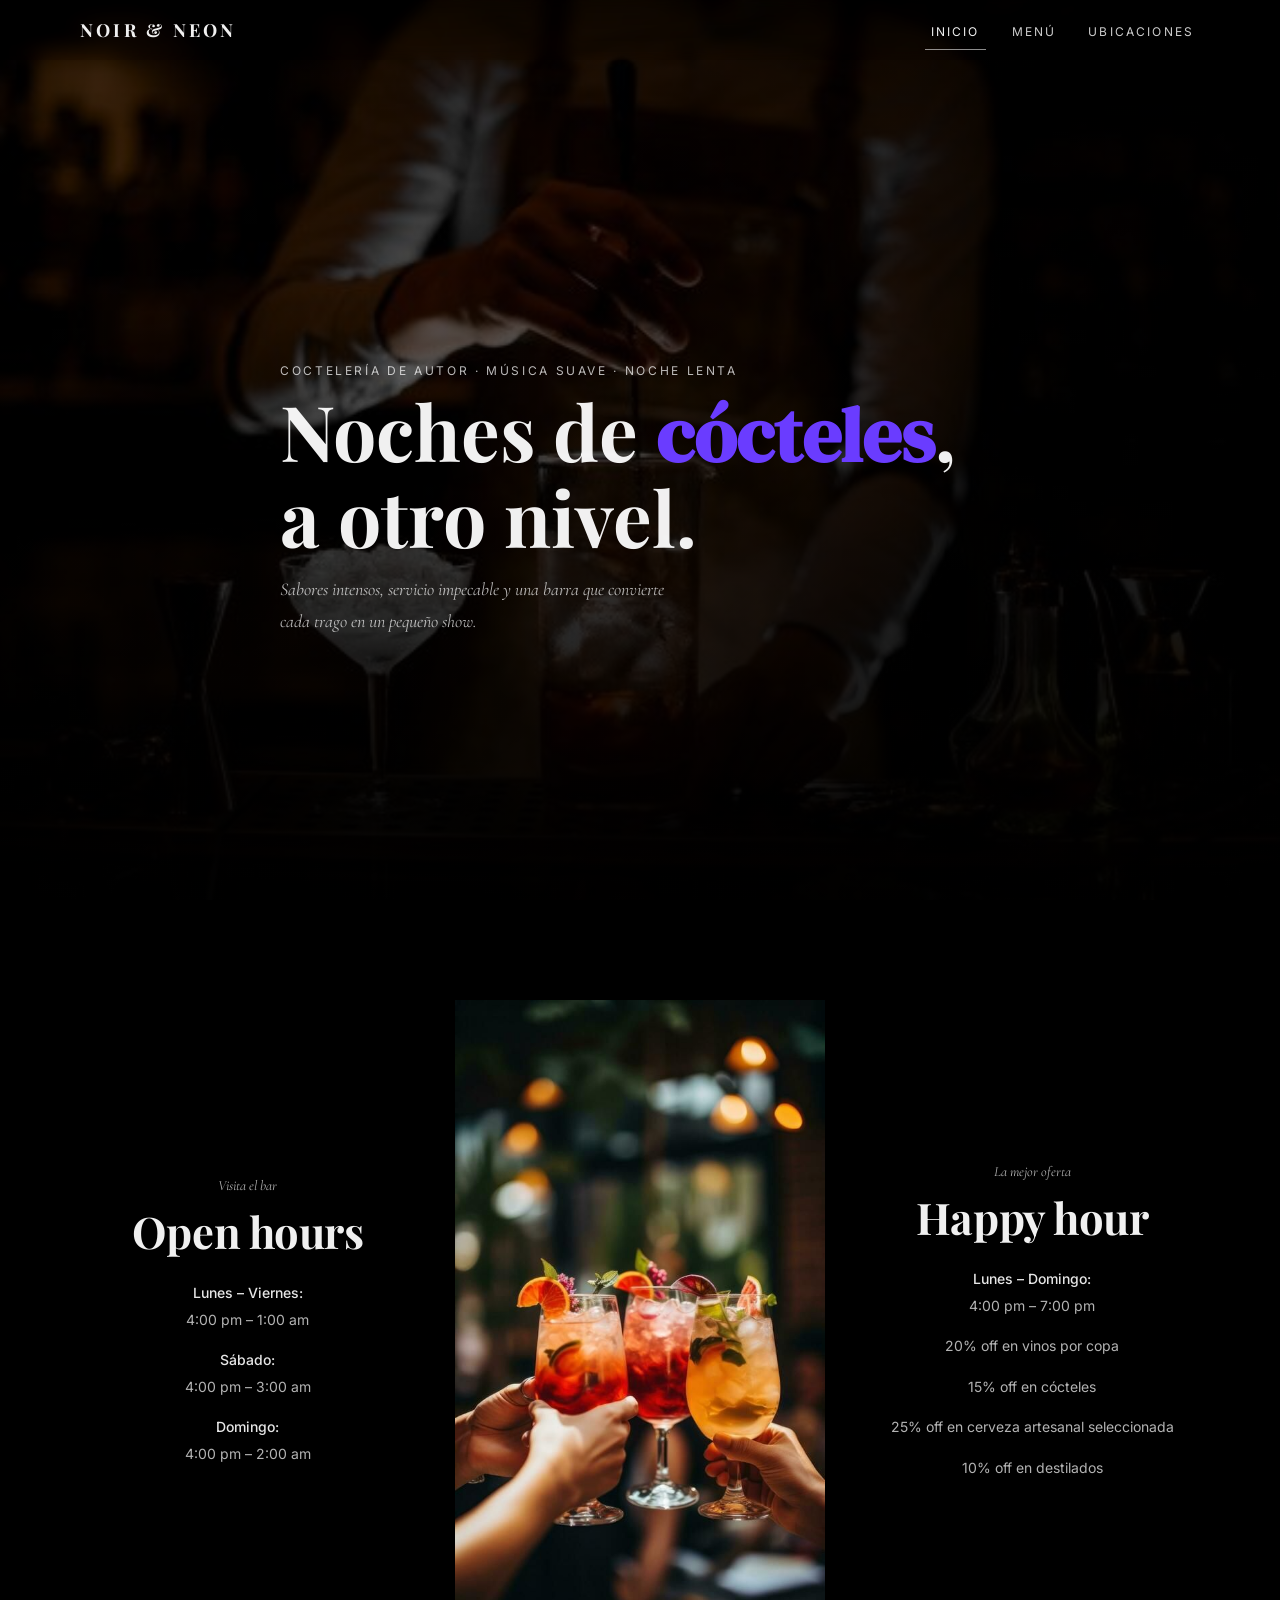
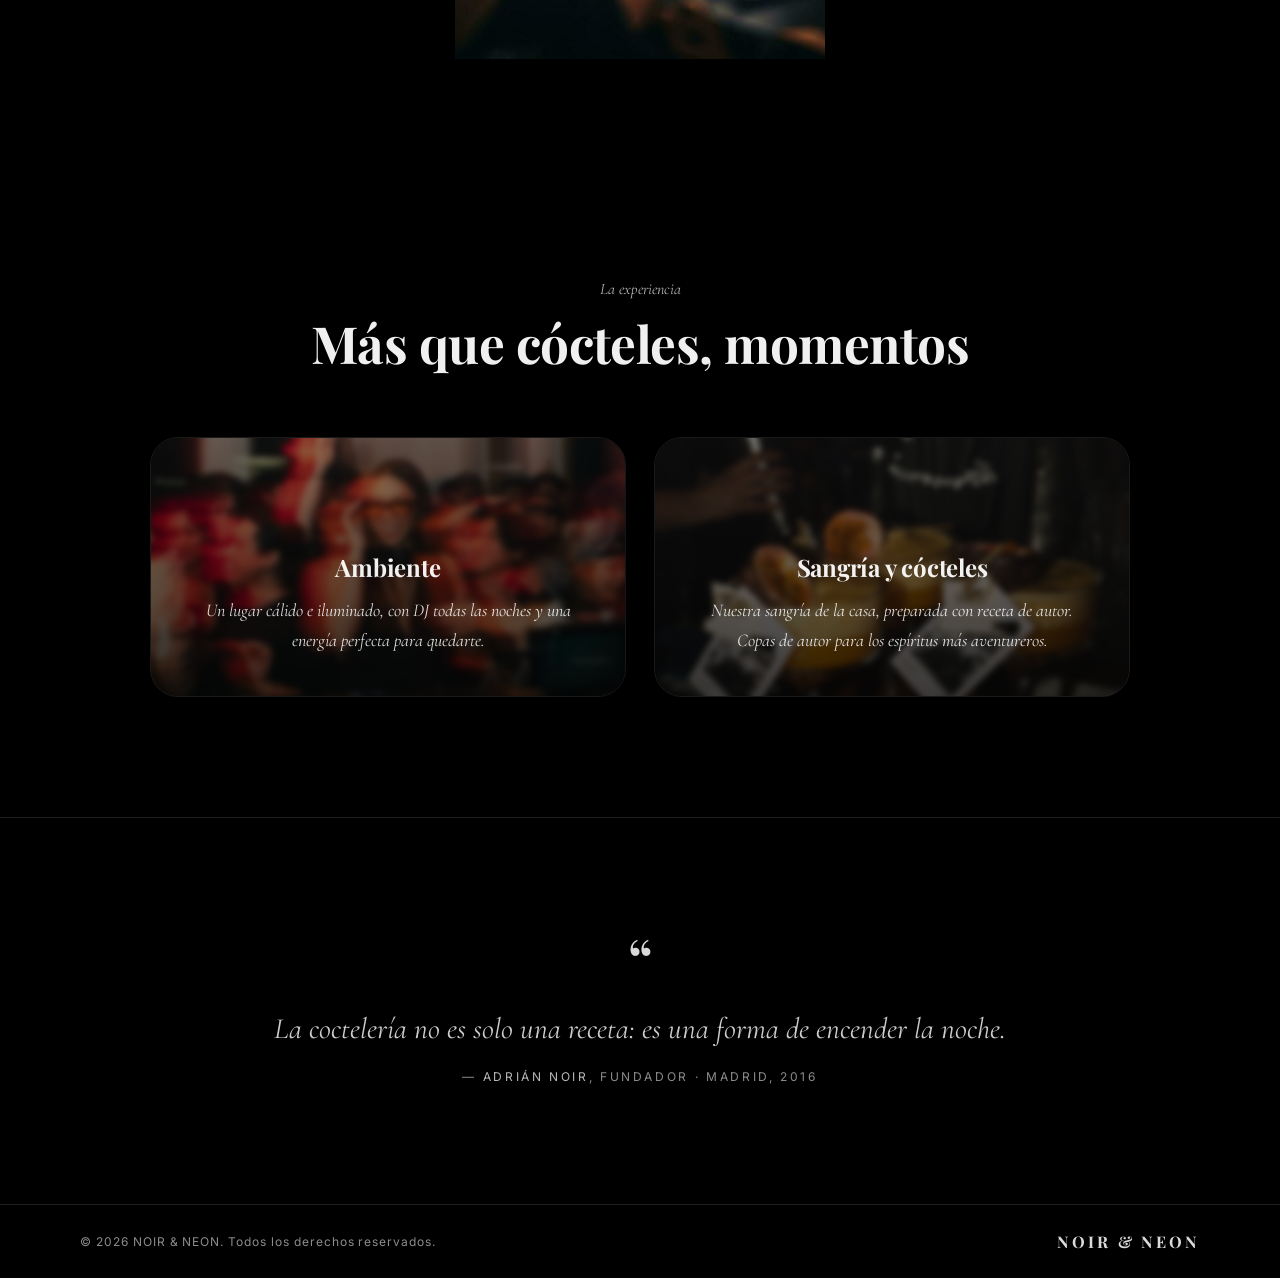
<file: index.html>
<!doctype html>
<html lang="es">
<head>
  <meta charset="utf-8" />
  <meta name="viewport" content="width=device-width,initial-scale=1" />
  <title>NOIR & NEON | Cocktail Bar</title>

  <!-- Tipos: base editorial + set para la palabra animada -->
  <link rel="preconnect" href="https://fonts.googleapis.com">
  <link rel="preconnect" href="https://fonts.gstatic.com" crossorigin>
  <link href="https://fonts.googleapis.com/css2?family=Playfair+Display:ital,wght@0,500;0,700;1,500;1,700&family=Inter:wght@300;400;500;600&family=Italiana&family=Cinzel:wght@400;600&family=DM+Serif+Display:ital@0;1&family=Bodoni+Moda:ital,wght@0,400;0,600;1,400&family=Cormorant+Garamond:ital,wght@0,400;0,600;1,400;1,600&display=swap" rel="stylesheet">

  <link rel="stylesheet" href="styles.css" />
</head>

<body>
  <!-- NAVBAR TRANSPARENTE -->
  <header class="navWrap">
    <nav class="navBar container" aria-label="Navegación principal">
      <a class="brand" href="index.html" aria-label="Inicio">
        NOIR & NEON
      </a>

      <button class="navToggle" type="button" aria-label="Abrir menú" aria-expanded="false">
        <span></span><span></span><span></span>
      </button>

      <ul class="navLinks" id="navLinks">
        <li><a class="navLink is-active" href="index.html">Inicio</a></li>
        <li><a class="navLink" href="menu.html">Menú</a></li>
        <li><a class="navLink" href="locations.html">Ubicaciones</a></li>
      </ul>
    </nav>
  </header>

  <main>
    <!-- HERO 1 -->
    <section class="hero hero--img1" aria-label="Hero principal">
      <div class="heroOverlay" aria-hidden="true"></div>

      <div class="container heroContent">
        <p class="heroKicker">Coctelería de autor · Música suave · Noche lenta</p>

        <h1 class="heroTitle heroTitle--twoLines">
          <span class="titleLine">
            Noches de <span id="cocktailsWord" class="cocktailsWord wordStyle--wine">cócteles</span>,
          </span>
          <span class="titleLine">a otro nivel.</span>
        </h1>

        <p class="heroText heroText--elegant">
          Sabores intensos, servicio impecable y una barra que convierte cada trago en un pequeño show.
        </p>
      </div>
      <div class="scrollIndicator">
  <span class="scrollText">SCROLL</span>
  <span class="scrollLine"></span>
</div>
    </section>

    <!-- HERO 2 -->
    <section class="hero2" aria-label="Horarios y happy hour">
      <div class="container hero2Grid">
        <div class="hero2Col hero2Col--left">
          <p class="hero2Mini">Visita el bar</p>
          <h2 class="hero2Title">Open hours</h2>

          <div class="hero2Text">
            <p><span class="hero2Day">Lunes – Viernes:</span><br>4:00 pm – 1:00 am</p>
            <p><span class="hero2Day">Sábado:</span><br>4:00 pm – 3:00 am</p>
            <p><span class="hero2Day">Domingo:</span><br>4:00 pm – 2:00 am</p>
          </div>
        </div>

        <div class="hero2Col hero2Col--center" aria-label="Imagen del bar">
          <div class="hero2ImageWrap">
            <img class="hero2Image" src="imgCO/2.jpg" alt="Barra de cócteles" />
          </div>
        </div>

        <div class="hero2Col hero2Col--right">
          <p class="hero2Mini">La mejor oferta</p>
          <h2 class="hero2Title">Happy hour</h2>

          <div class="hero2Text">
            <p><span class="hero2Day">Lunes – Domingo:</span><br>4:00 pm – 7:00 pm</p>
            <p>20% off en vinos por copa</p>
            <p>15% off en cócteles</p>
            <p>25% off en cerveza artesanal seleccionada</p>
            <p>10% off en destilados</p>
          </div>
        </div>
      </div>
    </section>

    <!-- HERO 3 -->
    <section class="hero3" aria-label="La experiencia">
      <div class="container hero3Inner">
        <p class="hero3Kicker">La experiencia</p>
        <h2 class="hero3Title">Más que cócteles, momentos</h2>

        <div class="hero3Cards">
          <article class="expCard">
            <h3 class="expTitle">Ambiente</h3>
            <p class="expText">
              Un lugar cálido e iluminado, con DJ todas las noches y una energía perfecta para quedarte.
            </p>
          </article>

          <article class="expCard">
            <h3 class="expTitle">Sangría y cócteles</h3>
            <p class="expText">
              Nuestra sangría de la casa, preparada con receta de autor. Copas de autor para los espíritus más aventureros.
            </p>
          </article>
        </div>
      </div>
    </section>

    <!-- HERO 4 (quote) -->
    <section class="hero4" aria-label="Cita del fundador">
      <div class="container hero4Inner">
        <div class="hero4QuoteMark" aria-hidden="true">“</div>

        <p class="hero4Quote">
          La coctelería no es solo una receta: es una forma de encender la noche.
        </p>

        <p class="hero4By">
          — <span class="hero4Name">Adrián Noir</span>, fundador · Madrid, 2016
        </p>
      </div>
    </section>
  </main>

  <!-- FOOTER -->
  <footer class="footer">
    <div class="container footerInner">
      <p class="footerCopy">© 2026 NOIR &amp; NEON. Todos los derechos reservados.</p>
      <p class="footerBrand">NOIR &amp; NEON</p>
    </div>
  </footer>

  <script src="script.js"></script>
</body>
</html>
</file>
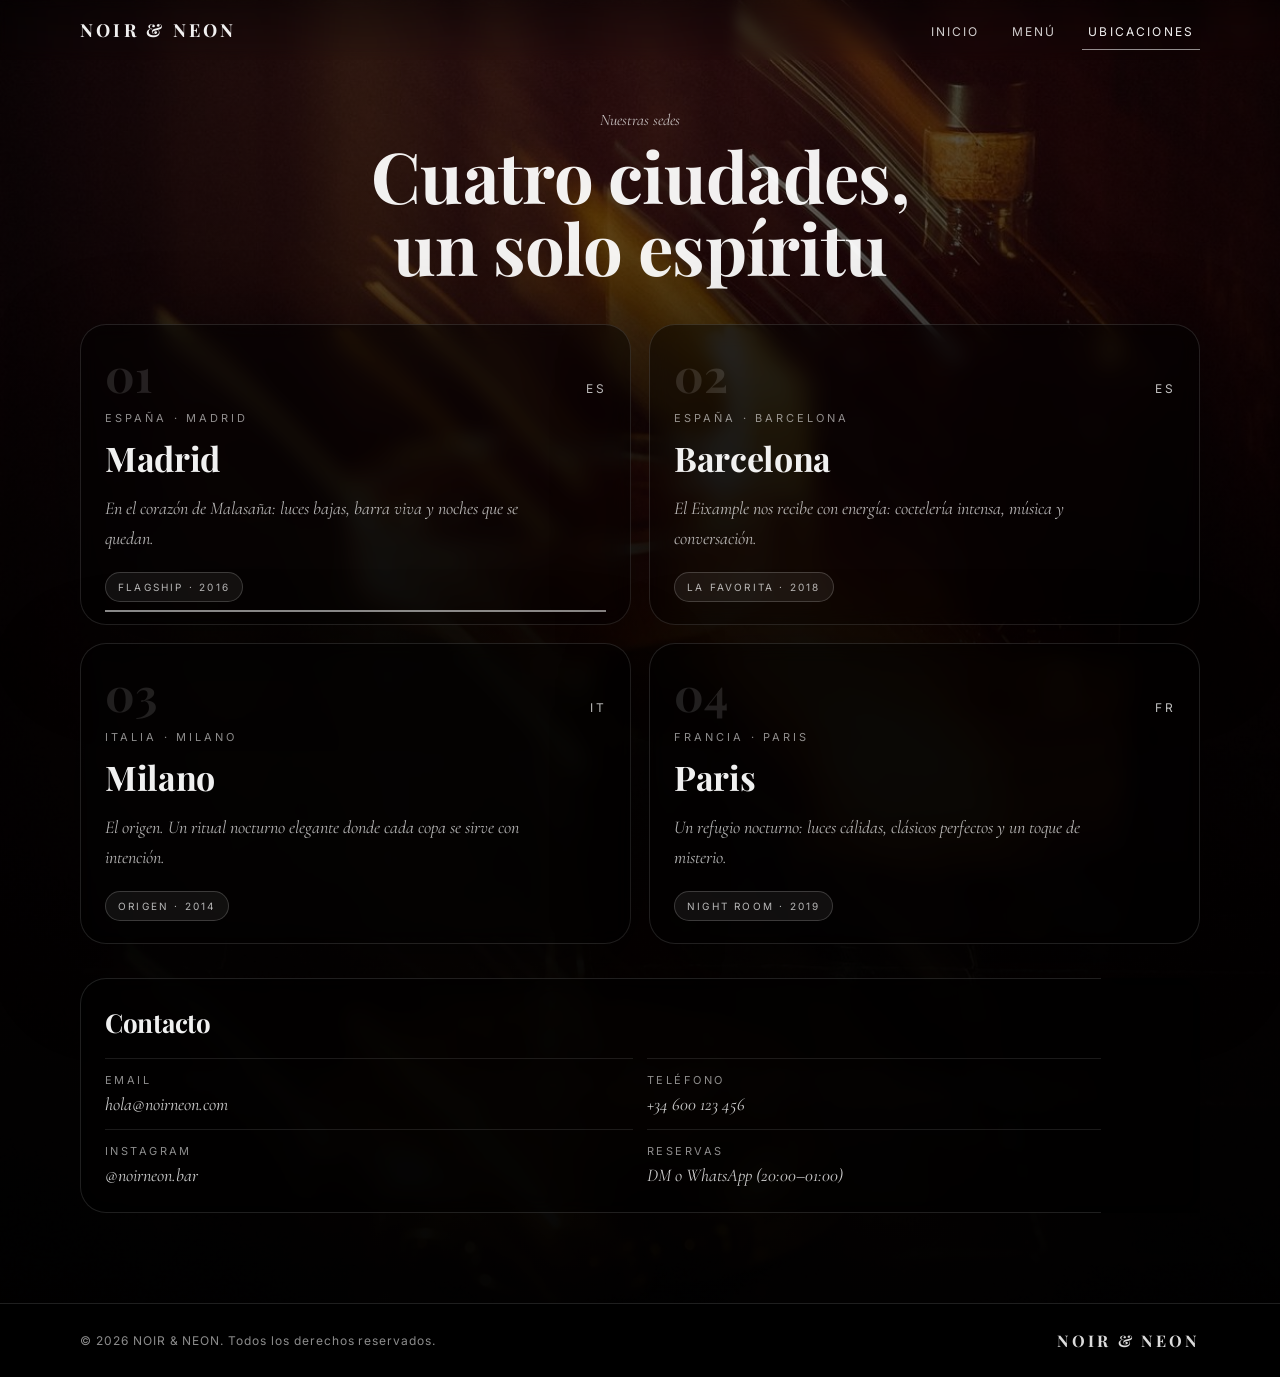
<file: locations.html>
<!doctype html>
<html lang="es">
<head>
  <meta charset="utf-8" />
  <meta name="viewport" content="width=device-width,initial-scale=1" />
  <title>Ubicaciones | NOIR & NEON</title>

  <!-- mismas tipografías -->
  <link rel="preconnect" href="https://fonts.googleapis.com">
  <link rel="preconnect" href="https://fonts.gstatic.com" crossorigin>
  <link href="https://fonts.googleapis.com/css2?family=Playfair+Display:ital,wght@0,500;0,700;1,500;1,700&family=Inter:wght@300;400;500;600&family=Italiana&family=Cinzel:wght@400;600&family=DM+Serif+Display:ital@0;1&family=Bodoni+Moda:ital,wght@0,400;0,600;1,400&family=Cormorant+Garamond:ital,wght@0,400;0,600;1,400;1,600&display=swap" rel="stylesheet">

  <link rel="stylesheet" href="styles.css" />
</head>

<body>
  <!-- NAVBAR (misma) -->
  <header class="navWrap">
    <nav class="navBar container" aria-label="Navegación principal">
      <a class="brand" href="index.html" aria-label="Inicio">NOIR & NEON</a>

      <button class="navToggle" type="button" aria-label="Abrir menú" aria-expanded="false">
        <span></span><span></span><span></span>
      </button>

      <ul class="navLinks" id="navLinks">
        <li><a class="navLink" href="index.html">Inicio</a></li>
        <li><a class="navLink" href="menu.html">Menú</a></li>
        <li><a class="navLink is-active" href="locations.html">Ubicaciones</a></li>
      </ul>
    </nav>
  </header>

  <main>
    <!-- HERO LOCATIONS -->
    <section class="locHero" aria-label="Nuestras sedes">
      <div class="locHeroOverlay" aria-hidden="true"></div>

      <div class="container locWrap">
        <header class="locHeader">
          <p class="locKicker">Nuestras sedes</p>
          <h1 class="locTitle">Cuatro ciudades,<br>un solo espíritu</h1>
        </header>

        <!-- Cards estilo referencia -->
        <section class="locCards" aria-label="Listado de sedes">
          <!-- Madrid -->
          <article class="locCard locCard--active">
            <div class="locTop">
              <span class="locNum">01</span>
              <span class="locTag">ES</span>
            </div>

            <p class="locMeta">ESPAÑA · MADRID</p>
            <h2 class="locCity">Madrid</h2>
            <p class="locDesc">
              En el corazón de Malasaña: luces bajas, barra viva y noches que se quedan.
            </p>

            <div class="locBadge">FLAGSHIP · 2016</div>
            <div class="locUnderline" aria-hidden="true"></div>
          </article>

          <!-- Barcelona -->
          <article class="locCard">
            <div class="locTop">
              <span class="locNum">02</span>
              <span class="locTag">ES</span>
            </div>

            <p class="locMeta">ESPAÑA · BARCELONA</p>
            <h2 class="locCity">Barcelona</h2>
            <p class="locDesc">
              El Eixample nos recibe con energía: coctelería intensa, música y conversación.
            </p>

            <div class="locBadge">LA FAVORITA · 2018</div>
            <div class="locUnderline" aria-hidden="true"></div>
          </article>

          <!-- Italia -->
          <article class="locCard">
            <div class="locTop">
              <span class="locNum">03</span>
              <span class="locTag">IT</span>
            </div>

            <p class="locMeta">ITALIA · MILANO</p>
            <h2 class="locCity">Milano</h2>
            <p class="locDesc">
              El origen. Un ritual nocturno elegante donde cada copa se sirve con intención.
            </p>

            <div class="locBadge">ORIGEN · 2014</div>
            <div class="locUnderline" aria-hidden="true"></div>
          </article>

          <!-- Francia -->
          <article class="locCard">
            <div class="locTop">
              <span class="locNum">04</span>
              <span class="locTag">FR</span>
            </div>

            <p class="locMeta">FRANCIA · PARIS</p>
            <h2 class="locCity">Paris</h2>
            <p class="locDesc">
              Un refugio nocturno: luces cálidas, clásicos perfectos y un toque de misterio.
            </p>

            <div class="locBadge">NIGHT ROOM · 2019</div>
            <div class="locUnderline" aria-hidden="true"></div>
          </article>
        </section>

        <!-- Contacto -->
        <section class="contactBlock" aria-label="Contacto">
          <h2 class="contactTitle">Contacto</h2>

          <div class="contactGrid">
            <div class="contactItem">
              <p class="contactLabel">Email</p>
              <p class="contactValue">hola@noirneon.com</p>
            </div>

            <div class="contactItem">
              <p class="contactLabel">Teléfono</p>
              <p class="contactValue">+34 600 123 456</p>
            </div>

            <div class="contactItem">
              <p class="contactLabel">Instagram</p>
              <p class="contactValue">@noirneon.bar</p>
            </div>

            <div class="contactItem">
              <p class="contactLabel">Reservas</p>
              <p class="contactValue">DM o WhatsApp (20:00–01:00)</p>
            </div>
          </div>
        </section>

      </div>
    </section>
  </main>

  <!-- FOOTER (mismo) -->
  <footer class="footer">
    <div class="container footerInner">
      <p class="footerCopy">© 2026 NOIR &amp; NEON. Todos los derechos reservados.</p>
      <p class="footerBrand">NOIR &amp; NEON</p>
    </div>
  </footer>

  <script src="script.js"></script>
</body>

</html>
</file>
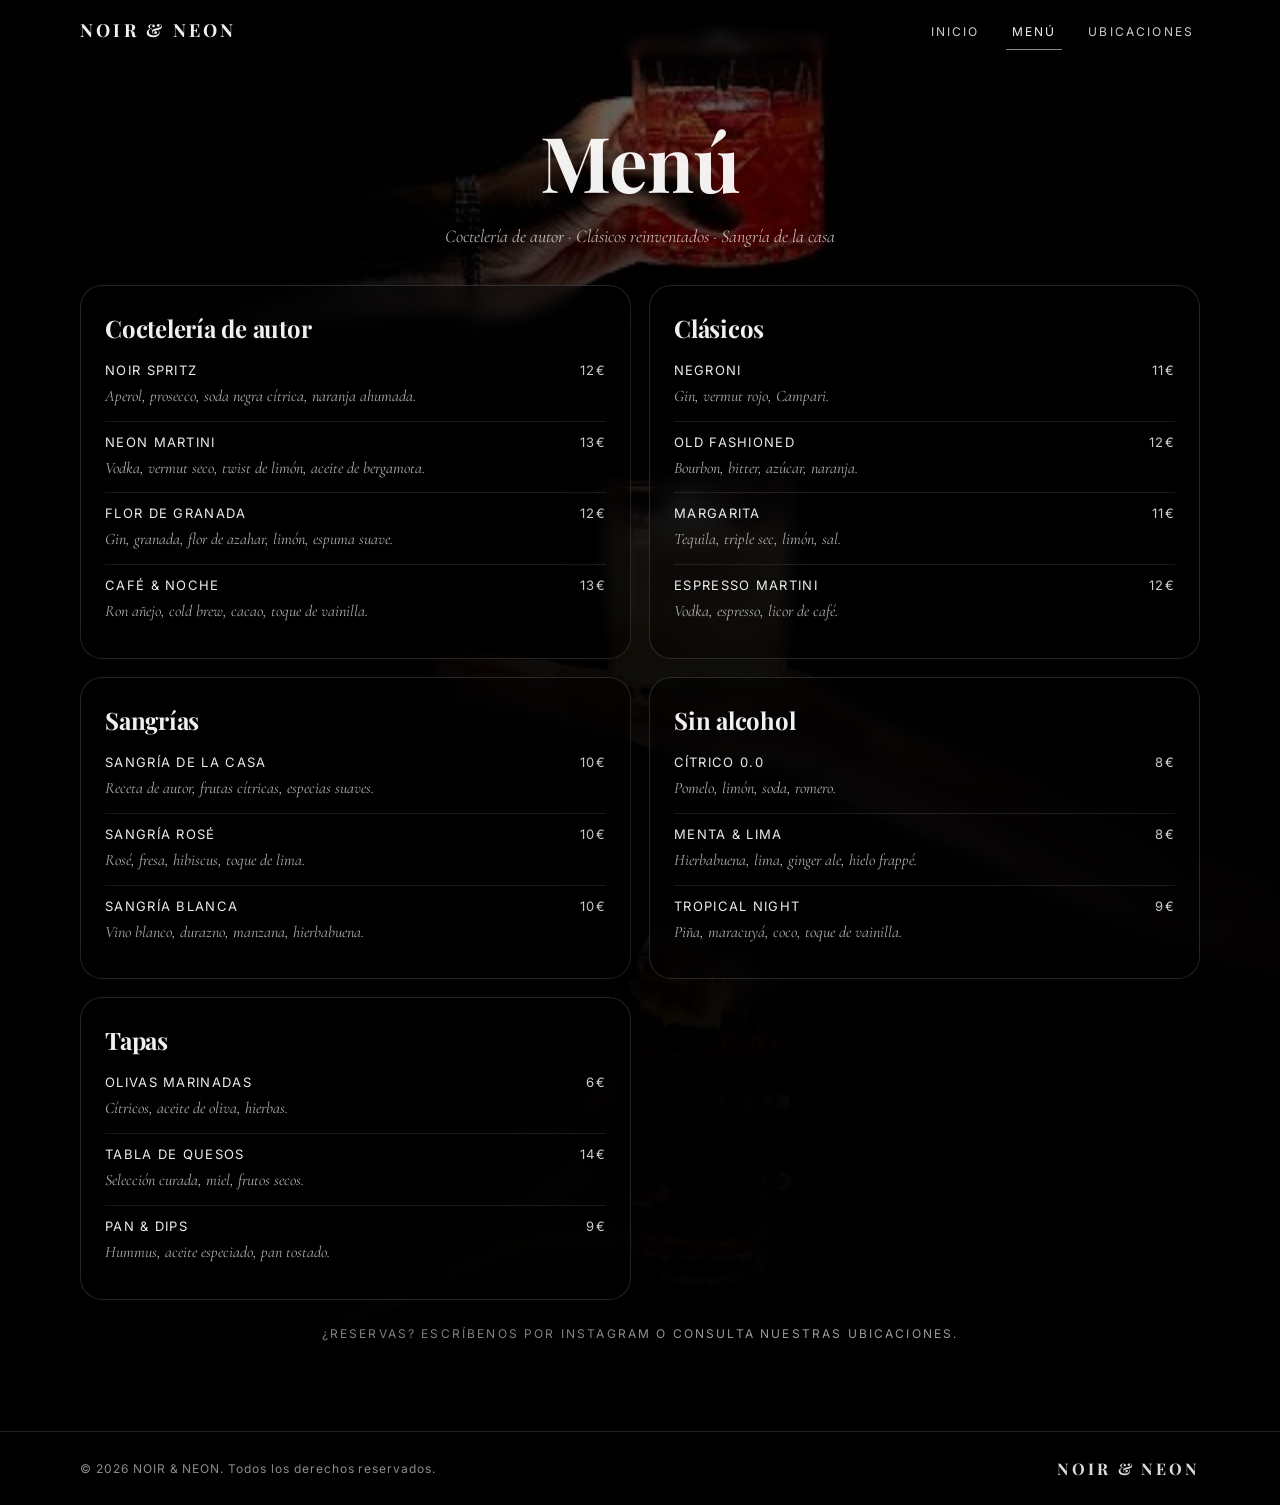
<file: menu.html>
<!doctype html>
<html lang="es">
<head>
  <meta charset="utf-8" />
  <meta name="viewport" content="width=device-width,initial-scale=1" />
  <title>Menú | NOIR & NEON</title>

  <!-- mismas tipografías -->
  <link rel="preconnect" href="https://fonts.googleapis.com">
  <link rel="preconnect" href="https://fonts.gstatic.com" crossorigin>
  <link href="https://fonts.googleapis.com/css2?family=Playfair+Display:ital,wght@0,500;0,700;1,500;1,700&family=Inter:wght@300;400;500;600&family=Italiana&family=Cinzel:wght@400;600&family=DM+Serif+Display:ital@0;1&family=Bodoni+Moda:ital,wght@0,400;0,600;1,400&family=Cormorant+Garamond:ital,wght@0,400;0,600;1,400;1,600&display=swap" rel="stylesheet">

  <link rel="stylesheet" href="styles.css" />
</head>

<body>
  <!-- NAVBAR (misma) -->
  <header class="navWrap">
    <nav class="navBar container" aria-label="Navegación principal">
      <a class="brand" href="index.html" aria-label="Inicio">
        NOIR & NEON
      </a>

      <button class="navToggle" type="button" aria-label="Abrir menú" aria-expanded="false">
        <span></span><span></span><span></span>
      </button>

      <ul class="navLinks" id="navLinks">
        <li><a class="navLink" href="index.html">Inicio</a></li>
        <li><a class="navLink is-active" href="menu.html">Menú</a></li>
        <li><a class="navLink" href="locations.html">Ubicaciones</a></li>
      </ul>
    </nav>
  </header>

  <main>
    <!-- HERO MENÚ -->
    <section class="menuHero" aria-label="Menú">
      <div class="menuHeroOverlay" aria-hidden="true"></div>

      <div class="container menuWrap">
        <header class="menuHeader">
          <h1 class="menuTitle">Menú</h1>
          <p class="menuSubtitle">Coctelería de autor · Clásicos reinventados · Sangría de la casa</p>
        </header>

        <!-- CARTA -->
        <div class="menuGrid">

          <!-- Coctelería de autor -->
          <section class="menuCard" aria-label="Coctelería de autor">
            <h2 class="menuSectionTitle">Coctelería de autor</h2>

            <div class="menuItem">
              <div class="menuItemTop">
                <span class="menuItemName">Noir Spritz</span>
                <span class="menuItemPrice">12€</span>
              </div>
              <p class="menuItemDesc">Aperol, prosecco, soda negra cítrica, naranja ahumada.</p>
            </div>

            <div class="menuItem">
              <div class="menuItemTop">
                <span class="menuItemName">Neon Martini</span>
                <span class="menuItemPrice">13€</span>
              </div>
              <p class="menuItemDesc">Vodka, vermut seco, twist de limón, aceite de bergamota.</p>
            </div>

            <div class="menuItem">
              <div class="menuItemTop">
                <span class="menuItemName">Flor de Granada</span>
                <span class="menuItemPrice">12€</span>
              </div>
              <p class="menuItemDesc">Gin, granada, flor de azahar, limón, espuma suave.</p>
            </div>

            <div class="menuItem">
              <div class="menuItemTop">
                <span class="menuItemName">Café & Noche</span>
                <span class="menuItemPrice">13€</span>
              </div>
              <p class="menuItemDesc">Ron añejo, cold brew, cacao, toque de vainilla.</p>
            </div>
          </section>

          <!-- Clásicos -->
          <section class="menuCard" aria-label="Clásicos">
            <h2 class="menuSectionTitle">Clásicos</h2>

            <div class="menuItem">
              <div class="menuItemTop">
                <span class="menuItemName">Negroni</span>
                <span class="menuItemPrice">11€</span>
              </div>
              <p class="menuItemDesc">Gin, vermut rojo, Campari.</p>
            </div>

            <div class="menuItem">
              <div class="menuItemTop">
                <span class="menuItemName">Old Fashioned</span>
                <span class="menuItemPrice">12€</span>
              </div>
              <p class="menuItemDesc">Bourbon, bitter, azúcar, naranja.</p>
            </div>

            <div class="menuItem">
              <div class="menuItemTop">
                <span class="menuItemName">Margarita</span>
                <span class="menuItemPrice">11€</span>
              </div>
              <p class="menuItemDesc">Tequila, triple sec, limón, sal.</p>
            </div>

            <div class="menuItem">
              <div class="menuItemTop">
                <span class="menuItemName">Espresso Martini</span>
                <span class="menuItemPrice">12€</span>
              </div>
              <p class="menuItemDesc">Vodka, espresso, licor de café.</p>
            </div>
          </section>

          <!-- Sangrías -->
          <section class="menuCard" aria-label="Sangrías">
            <h2 class="menuSectionTitle">Sangrías</h2>

            <div class="menuItem">
              <div class="menuItemTop">
                <span class="menuItemName">Sangría de la casa</span>
                <span class="menuItemPrice">10€</span>
              </div>
              <p class="menuItemDesc">Receta de autor, frutas cítricas, especias suaves.</p>
            </div>

            <div class="menuItem">
              <div class="menuItemTop">
                <span class="menuItemName">Sangría Rosé</span>
                <span class="menuItemPrice">10€</span>
              </div>
              <p class="menuItemDesc">Rosé, fresa, hibiscus, toque de lima.</p>
            </div>

            <div class="menuItem">
              <div class="menuItemTop">
                <span class="menuItemName">Sangría Blanca</span>
                <span class="menuItemPrice">10€</span>
              </div>
              <p class="menuItemDesc">Vino blanco, durazno, manzana, hierbabuena.</p>
            </div>
          </section>

          <!-- Sin alcohol -->
          <section class="menuCard" aria-label="Sin alcohol">
            <h2 class="menuSectionTitle">Sin alcohol</h2>

            <div class="menuItem">
              <div class="menuItemTop">
                <span class="menuItemName">Cítrico 0.0</span>
                <span class="menuItemPrice">8€</span>
              </div>
              <p class="menuItemDesc">Pomelo, limón, soda, romero.</p>
            </div>

            <div class="menuItem">
              <div class="menuItemTop">
                <span class="menuItemName">Menta & Lima</span>
                <span class="menuItemPrice">8€</span>
              </div>
              <p class="menuItemDesc">Hierbabuena, lima, ginger ale, hielo frappé.</p>
            </div>

            <div class="menuItem">
              <div class="menuItemTop">
                <span class="menuItemName">Tropical Night</span>
                <span class="menuItemPrice">9€</span>
              </div>
              <p class="menuItemDesc">Piña, maracuyá, coco, toque de vainilla.</p>
            </div>
          </section>

          <!-- Tapas -->
          <section class="menuCard" aria-label="Tapas">
            <h2 class="menuSectionTitle">Tapas</h2>

            <div class="menuItem">
              <div class="menuItemTop">
                <span class="menuItemName">Olivas marinadas</span>
                <span class="menuItemPrice">6€</span>
              </div>
              <p class="menuItemDesc">Cítricos, aceite de oliva, hierbas.</p>
            </div>

            <div class="menuItem">
              <div class="menuItemTop">
                <span class="menuItemName">Tabla de quesos</span>
                <span class="menuItemPrice">14€</span>
              </div>
              <p class="menuItemDesc">Selección curada, miel, frutos secos.</p>
            </div>

            <div class="menuItem">
              <div class="menuItemTop">
                <span class="menuItemName">Pan & dips</span>
                <span class="menuItemPrice">9€</span>
              </div>
              <p class="menuItemDesc">Hummus, aceite especiado, pan tostado.</p>
            </div>
          </section>

        </div>

        <p class="menuNote" id="reservas">
          ¿Reservas? Escríbenos por Instagram o consulta nuestras ubicaciones.
        </p>
      </div>
    </section>
  </main>

  <!-- FOOTER (mismo) -->
  <footer class="footer">
    <div class="container footerInner">
      <p class="footerCopy">© 2026 NOIR &amp; NEON. Todos los derechos reservados.</p>
      <p class="footerBrand">NOIR &amp; NEON</p>
    </div>
  </footer>

  <script src="script.js"></script>
</body>
</html>
</file>
<file: styles.css>
:root{
  --container: 1120px;

  --white: rgba(255,255,255,.94);
  --muted: rgba(255,255,255,.72);

  --shadow: 0 18px 60px rgba(0,0,0,.38);

  --serif: "Playfair Display", ui-serif, Georgia, serif;
  --serif2: "Cormorant Garamond", ui-serif, Georgia, serif;
  --sans: "Inter", ui-sans-serif, system-ui, -apple-system, Segoe UI, Roboto, Helvetica, Arial;

  --navy: #0b1d3a;
  --purple: #6a3cff;
  --pink: #ff4fb6;
  --wine: #5b1020;
  --green: #1ed760;

  --line: rgba(255,255,255,.12);
}

*{ box-sizing:border-box; }
html{ scroll-behavior:smooth; }
body{
  margin:0;
  font-family: var(--sans);
  background:#000;
  color: var(--white);
}
a{ color:inherit; text-decoration:none; }

.container{
  width:min(var(--container), calc(100% - 48px));
  margin:0 auto;
}

/* ============================= */
/* NAVBAR */
/* ============================= */
.navWrap{
  position: fixed;
  top: 0; left: 0; right: 0;
  z-index: 100;
  padding: 18px 0;
  background: linear-gradient(to bottom, rgba(0,0,0,.35), rgba(0,0,0,0));
  backdrop-filter: blur(6px);
}

.navBar{
  display:flex;
  align-items:center;
  justify-content:space-between;
}

.brand{
  font-family: var(--serif);
  font-weight:700;
  letter-spacing:.18em;
  text-transform:uppercase;
  font-size:18px;
}

.navLinks{
  list-style:none;
  display:flex;
  gap:20px;
  margin:0;
  padding:0;
}

.navLink{
  font-size:12px;
  letter-spacing:.18em;
  text-transform:uppercase;
  opacity:.85;
  padding: 10px 6px;
}
.navLink:hover{ opacity:1; }
.navLink.is-active{ opacity:1; border-bottom:1px solid rgba(255,255,255,.55); }

.navCTA{
  font-size:12px;
  letter-spacing:.18em;
  text-transform:uppercase;
  padding:10px 14px;
  border-radius:999px;
  border:1px solid rgba(255,255,255,.35);
  background:rgba(255,255,255,.1);
}

/* hamburguesa */
.navToggle{
  display:none;
  width:44px;
  height:44px;
  border-radius:12px;
  border:1px solid rgba(255,255,255,.3);
  background:rgba(0,0,0,.2);
}
.navToggle span{
  display:block;
  width:18px;
  height:2px;
  margin:4px auto;
  background:white;
}

/* ============================= */
/* HERO 1 */
/* ============================= */
.hero{
  min-height:100vh;
  display:flex;
  align-items:center;
  position:relative;
  overflow:hidden;
}

.hero--img1{
  background-image:url("imgCO/1.jpg");
  background-size:cover;
  background-position:center;
}

.heroOverlay{
  position:absolute;
  inset:0;
  background:
    radial-gradient(900px 500px at 30% 40%, rgba(0,0,0,.4), rgba(0,0,0,.8)),
    linear-gradient(to bottom, rgba(0,0,0,.2), rgba(0,0,0,.72));
  pointer-events:none;
}

.heroContent{
  position:relative;
  padding-top:100px;
  max-width:72ch;
}

.heroKicker{
  font-size:12px;
  letter-spacing:.22em;
  text-transform:uppercase;
  color:var(--muted);
  margin:0 0 12px;
}

.heroTitle{
  font-family:var(--serif);
  font-weight:700;
  font-size:clamp(52px,6vw,90px);
  line-height:1.05;
  margin:0 0 18px;
}
.heroTitle--twoLines .titleLine{
  display:block;
  white-space:nowrap;
}

.heroText--elegant{
  font-family:var(--serif2);
  font-style:italic;
  font-size:18px;
  line-height:1.75;
  color:rgba(255,255,255,.70);
  max-width:52ch;
  margin:0;
}

/* palabra “cócteles” */
.cocktailsWord{ display:inline-block; transition:color .4s ease; }
.wordStyle--navy{ color:var(--navy); font-family:"Cinzel",serif; }
.wordStyle--purple{ color:var(--purple); font-family:"DM Serif Display",serif; }
.wordStyle--pink{ color:var(--pink); font-family:"Bodoni Moda",serif; }
.wordStyle--wine{ color:var(--wine); font-family:"Playfair Display",serif; }
.wordStyle--green{ color:var(--green); font-family:"Italiana",serif; }

/* ============================= */
/* HERO 2 */
/* ============================= */
.hero2{
  background:#000;
  padding:100px 0;
}

.hero2Grid{
  display:grid;
  grid-template-columns:1fr 1.1fr 1fr;
  gap:40px;
  align-items:center;
}

.hero2Col{ text-align:center; }

.hero2Mini{
  font-family:var(--serif2);
  font-style:italic;
  color:rgba(255,255,255,.70);
  margin:0 0 8px;
  font-size: 14px;
}

.hero2Title{
  font-family:var(--serif);
  font-size:clamp(34px,3.4vw,54px);
  margin:0 0 20px;
  letter-spacing: -.01em;
}

.hero2Text{
  font-size:14px;
  line-height:1.9;
  color:rgba(255,255,255,.70);
}

.hero2Text p{ margin:0 0 14px; }
.hero2Day{ font-weight:500; color:rgba(255,255,255,.9); }

.hero2ImageWrap{
  width:min(460px,100%);
  margin:0 auto;
  box-shadow:0 30px 90px rgba(0,0,0,.6);
  overflow:hidden;
}

.hero2Image{ width:100%; display:block; }

/* ============================= */
/* HERO 3 */
/* ============================= */
.hero3{
  background:#000; /* (como pediste) */
  padding:120px 0;
}

.hero3Inner{
  text-align:center;
  max-width:980px;
}

.hero3Kicker{
  font-family:var(--serif2);
  font-style:italic;
  color:rgba(255,255,255,.70);
  margin:0 0 10px;
  font-size: 16px;
}

.hero3Title{
  font-family:var(--serif);
  font-size:clamp(34px,4vw,58px);
  margin:0 0 60px;
  letter-spacing: -.01em;
}

.hero3Cards{
  display:grid;
  grid-template-columns:1fr 1fr;
  gap:28px;
}

/* Cards con fondo imagen + blur suave (más visible) */
.expCard{
  position:relative;
  overflow:hidden;
  border-radius:28px;
  padding:40px;
  min-height:260px;
  display:flex;
  flex-direction:column;
  justify-content:flex-end;
  border:1px solid rgba(255,255,255,.10);
  box-shadow:0 30px 90px rgba(0,0,0,.50);
}

.expCard::before{
  content:"";
  position:absolute;
  inset:0;
  background-size:cover;
  background-position:center;
  filter: blur(3px) brightness(.75);
  transform:scale(1.05);
  z-index:0;
}

.expCard::after{
  content:"";
  position:absolute;
  inset:0;
  background: linear-gradient(to top, rgba(0,0,0,.65), rgba(0,0,0,.25));
  z-index:1;
}

.expCard:nth-child(1)::before{ background-image:url("imgCO/3.jpg"); }
.expCard:nth-child(2)::before{ background-image:url("imgCO/4.jpg"); }

.expTitle, .expText{ position:relative; z-index:2; }

.expTitle{
  font-family:var(--serif);
  font-size:24px;
  margin:0 0 12px;
  letter-spacing: -.01em;
}

.expText{
  font-family:var(--serif2);
  font-style:italic;
  font-size:18px;
  line-height:1.7;
  color:rgba(255,255,255,.86);
  margin:0;
}

/* ============================= */
/* HERO 4 (Quote) */
/* ============================= */
.hero4{
  background:#000;
  padding: 110px 0 120px;
  border-top: 1px solid var(--line);
}

.hero4Inner{
  text-align:center;
  max-width: 920px;
}

.hero4QuoteMark{
  font-family: var(--serif);
  font-size: 64px;
  line-height: 1;
  color: rgba(255,255,255,.85);
  margin-bottom: 14px;
}

.hero4Quote{
  margin: 0;
  font-family: var(--serif2);
  font-style: italic;
  font-weight: 400;
  font-size: clamp(22px, 2.3vw, 32px);
  line-height: 1.55;
  color: rgba(255,255,255,.80);
}

.hero4By{
  margin: 18px 0 0;
  font-size: 12px;
  letter-spacing: .22em;
  text-transform: uppercase;
  color: rgba(255,255,255,.55);
}

.hero4Name{
  color: rgba(255,255,255,.72);
}

/* ============================= */
/* FOOTER */
/* ============================= */
.footer{
  background:#000;
  border-top: 1px solid var(--line);
  padding: 26px 0;
}

.footerInner{
  display:flex;
  align-items:center;
  justify-content:space-between;
  gap: 18px;
}

.footerCopy{
  margin:0;
  font-size: 12px;
  letter-spacing: .08em;
  color: rgba(255,255,255,.55);
}

.footerBrand{
  margin:0;
  font-family: var(--serif);
  font-weight: 700;
  letter-spacing: .18em;
  text-transform: uppercase;
  color: rgba(255,255,255,.86);
}

/* ============================= */
/* RESPONSIVE */
/* ============================= */
@media (max-width: 980px){
  .hero2Grid{ grid-template-columns:1fr; gap:30px; }
  .hero3Cards{ grid-template-columns:1fr; }
}

@media (max-width: 820px){
  .navToggle{ display:block; }

  .navLinks{
    position:absolute;
    top:70px;
    right:24px;
    display:none;
    flex-direction:column;
    background:rgba(0,0,0,.7);
    padding:16px;
    border-radius:16px;
    border: 1px solid rgba(255,255,255,.14);
    gap: 10px;
  }
  .navLinks.is-open{ display:flex; }

  .heroTitle--twoLines .titleLine{ white-space:normal; }

  .footerInner{
    flex-direction:column-reverse;
    align-items:flex-start;
  }
}
/* ============================= */
/* SCROLL INDICATOR (solo móvil) */
/* ============================= */

.scrollIndicator{
  display:none;
}

/* Solo en responsive */
@media (max-width: 820px){

  .scrollIndicator{
    position:absolute;
    bottom:32px;
    left:50%;
    transform:translateX(-50%);
    display:flex;
    flex-direction:column;
    align-items:center;
    gap:10px;
    z-index:5;
  }

  .scrollText{
    font-family: var(--sans);
    font-size:10px;
    letter-spacing:.4em;
    text-transform:uppercase;
    color:rgba(255,255,255,.55);
  }

  .scrollLine{
    width:1px;
    height:40px;
    background:rgba(255,255,255,.4);
    animation: scrollMove 1.8s ease-in-out infinite;
  }

  @keyframes scrollMove{
    0%{ transform:translateY(0); opacity:.6; }
    50%{ transform:translateY(8px); opacity:1; }
    100%{ transform:translateY(0); opacity:.6; }
  }

}
/* ============================= */
/* MENU PAGE */
/* ============================= */

.menuHero{
  position: relative;
  min-height: 100vh;
  background: url("imgCO/5.jpg") center/cover no-repeat;
  padding: 110px 0 90px;
}

.menuHeroOverlay{
  position:absolute;
  inset:0;
  background:
    radial-gradient(900px 520px at 50% 10%, rgba(0,0,0,.30), rgba(0,0,0,.78)),
    linear-gradient(to bottom, rgba(0,0,0,.35), rgba(0,0,0,.85));
  pointer-events:none;
}

.menuWrap{
  position: relative;
}

.menuHeader{
  text-align:center;
  margin-bottom: 30px;
}

.menuTitle{
  margin: 0;
  font-family: var(--serif);
  font-weight: 700;
  letter-spacing: -.01em;
  font-size: clamp(48px, 6vw, 90px);
}

.menuSubtitle{
  margin: 10px auto 0;
  max-width: 60ch;
  font-family: var(--serif2);
  font-style: italic;
  color: rgba(255,255,255,.70);
  font-size: 18px;
  line-height: 1.6;
}

/* Caja “glass” para la carta */
.menuGrid{
  display:grid;
  grid-template-columns: 1fr 1fr;
  gap: 18px;
  margin-top: 34px;
}

.menuCard{
  border: 1px solid rgba(255,255,255,.14);
  background: rgba(0,0,0,.48);
  backdrop-filter: blur(8px);
  border-radius: 22px;
  padding: 26px 24px 22px;
  box-shadow: 0 24px 80px rgba(0,0,0,.40);
}

.menuSectionTitle{
  margin: 0 0 18px;
  font-family: var(--serif);
  font-weight: 700;
  font-size: 24px;
  letter-spacing: -.01em;
}

.menuItem{
  padding: 12px 0;
  border-top: 1px solid rgba(255,255,255,.10);
}
.menuItem:first-of-type{ border-top: none; padding-top: 0; }

.menuItemTop{
  display:flex;
  align-items:baseline;
  justify-content:space-between;
  gap: 14px;
}

.menuItemName{
  font-family: var(--sans);
  font-size: 13px;
  letter-spacing: .10em;
  text-transform: uppercase;
  color: rgba(255,255,255,.92);
}

.menuItemPrice{
  font-family: var(--sans);
  font-size: 13px;
  letter-spacing: .10em;
  color: rgba(255,255,255,.80);
}

.menuItemDesc{
  margin: 6px 0 0;
  font-family: var(--serif2);
  font-style: italic;
  font-size: 16px;
  line-height: 1.55;
  color: rgba(255,255,255,.68);
  max-width: 56ch;
}

.menuNote{
  margin: 26px auto 0;
  text-align:center;
  font-family: var(--sans);
  font-size: 12px;
  letter-spacing: .18em;
  text-transform: uppercase;
  color: rgba(255,255,255,.60);
}

/* Responsive menú */
@media (max-width: 980px){
  .menuGrid{
    grid-template-columns: 1fr;
  }
}

/* ============================= */
/* LOCATIONS PAGE */
/* ============================= */

.locHero{
  position: relative;
  min-height: 100vh;
  background: url("imgCO/6.jpg") center/cover no-repeat;
  padding: 110px 0 90px;
}

.locHeroOverlay{
  position:absolute;
  inset:0;
  background:
    radial-gradient(900px 560px at 50% 10%, rgba(0,0,0,.25), rgba(0,0,0,.75)),
    linear-gradient(to bottom, rgba(0,0,0,.35), rgba(0,0,0,.90));
  pointer-events:none;
}

.locWrap{ position: relative; }

.locHeader{
  text-align:center;
  margin-bottom: 40px;
}

.locKicker{
  margin: 0 0 10px;
  font-family: var(--serif2);
  font-style: italic;
  color: rgba(255,255,255,.72);
  font-size: 16px;
}

.locTitle{
  margin: 0;
  font-family: var(--serif);
  font-weight: 700;
  font-size: clamp(44px, 5.5vw, 84px);
  letter-spacing: -.01em;
  line-height: 1.02;
}

/* Cards */
.locCards{
  display:grid;
  grid-template-columns: 1fr 1fr;
  gap: 18px;
  margin-top: 36px;
}

.locCard{
  position: relative;
  border-radius: 26px;
  border: 1px solid rgba(255,255,255,.12);
  background: rgba(0,0,0,.48);
  backdrop-filter: blur(10px);
  box-shadow: 0 26px 90px rgba(0,0,0,.45);
  padding: 26px 24px 22px;
  overflow:hidden;
}

.locTop{
  display:flex;
  align-items:baseline;
  justify-content:space-between;
  gap: 14px;
  margin-bottom: 14px;
}

.locNum{
  font-family: var(--serif);
  font-weight: 700;
  font-size: 46px;
  color: rgba(255,255,255,.12);
  line-height: 1;
}

.locTag{
  font-family: var(--sans);
  letter-spacing: .20em;
  font-size: 12px;
  text-transform: uppercase;
  color: rgba(255,255,255,.75);
}

.locMeta{
  margin: 0 0 10px;
  font-family: var(--sans);
  font-size: 11px;
  letter-spacing: .28em;
  text-transform: uppercase;
  color: rgba(255,255,255,.55);
}

.locCity{
  margin: 0 0 12px;
  font-family: var(--serif);
  font-weight: 700;
  font-size: 34px;
  letter-spacing: -.01em;
}

.locDesc{
  margin: 0 0 18px;
  font-family: var(--serif2);
  font-style: italic;
  font-size: 18px;
  line-height: 1.7;
  color: rgba(255,255,255,.70);
  max-width: 54ch;
}

.locBadge{
  display:inline-flex;
  align-items:center;
  justify-content:center;
  padding: 8px 12px;
  border-radius: 999px;
  border: 1px solid rgba(255,255,255,.18);
  background: rgba(255,255,255,.06);
  font-family: var(--sans);
  font-size: 10px;
  letter-spacing: .22em;
  text-transform: uppercase;
  color: rgba(255,255,255,.70);
}

/* underline tipo referencia */
.locUnderline{
  position:absolute;
  left: 24px;
  right: 24px;
  bottom: 12px;
  height: 2px;
  background: transparent;
}

.locCard--active .locUnderline{
  background: rgba(255,255,255,.55);
}

/* CONTACTO */
.contactBlock{
  margin-top: 34px;
  border: 1px solid rgba(255,255,255,.12);
  background: rgba(0,0,0,.42);
  backdrop-filter: blur(10px);
  border-radius: 26px;
  padding: 26px 24px;
}

.contactTitle{
  margin: 0 0 18px;
  font-family: var(--serif);
  font-weight: 700;
  font-size: 26px;
  letter-spacing: -.01em;
}

.contactGrid{
  display:grid;
  grid-template-columns: 1fr 1fr;
  gap: 14px;
}

.contactItem{
  border-top: 1px solid rgba(255,255,255,.10);
  padding-top: 14px;
}

.contactLabel{
  margin: 0 0 6px;
  font-family: var(--sans);
  font-size: 11px;
  letter-spacing: .22em;
  text-transform: uppercase;
  color: rgba(255,255,255,.55);
}

.contactValue{
  margin: 0;
  font-family: var(--serif2);
  font-style: italic;
  font-size: 18px;
  color: rgba(255,255,255,.80);
}

/* Responsive */
@media (max-width: 980px){
  .locCards{ grid-template-columns: 1fr; }
  .contactGrid{ grid-template-columns: 1fr; }
}
</file>
